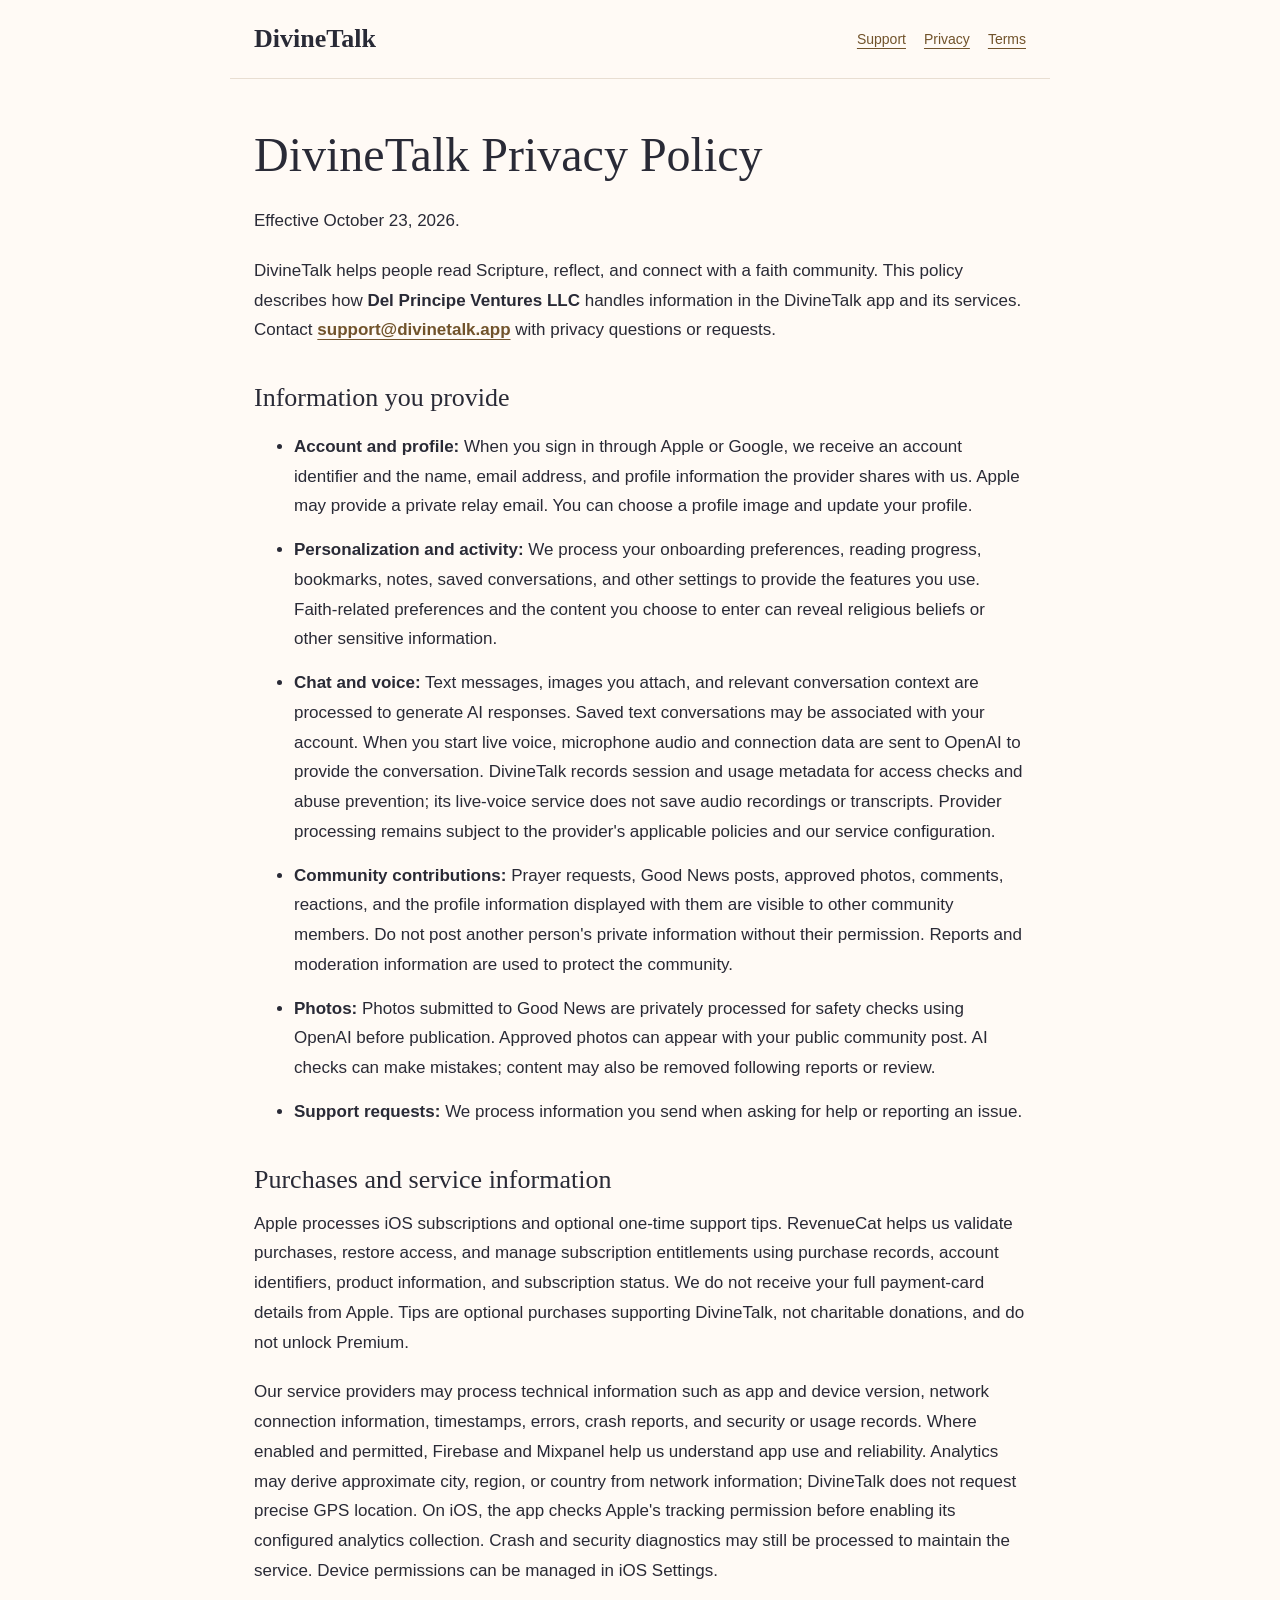
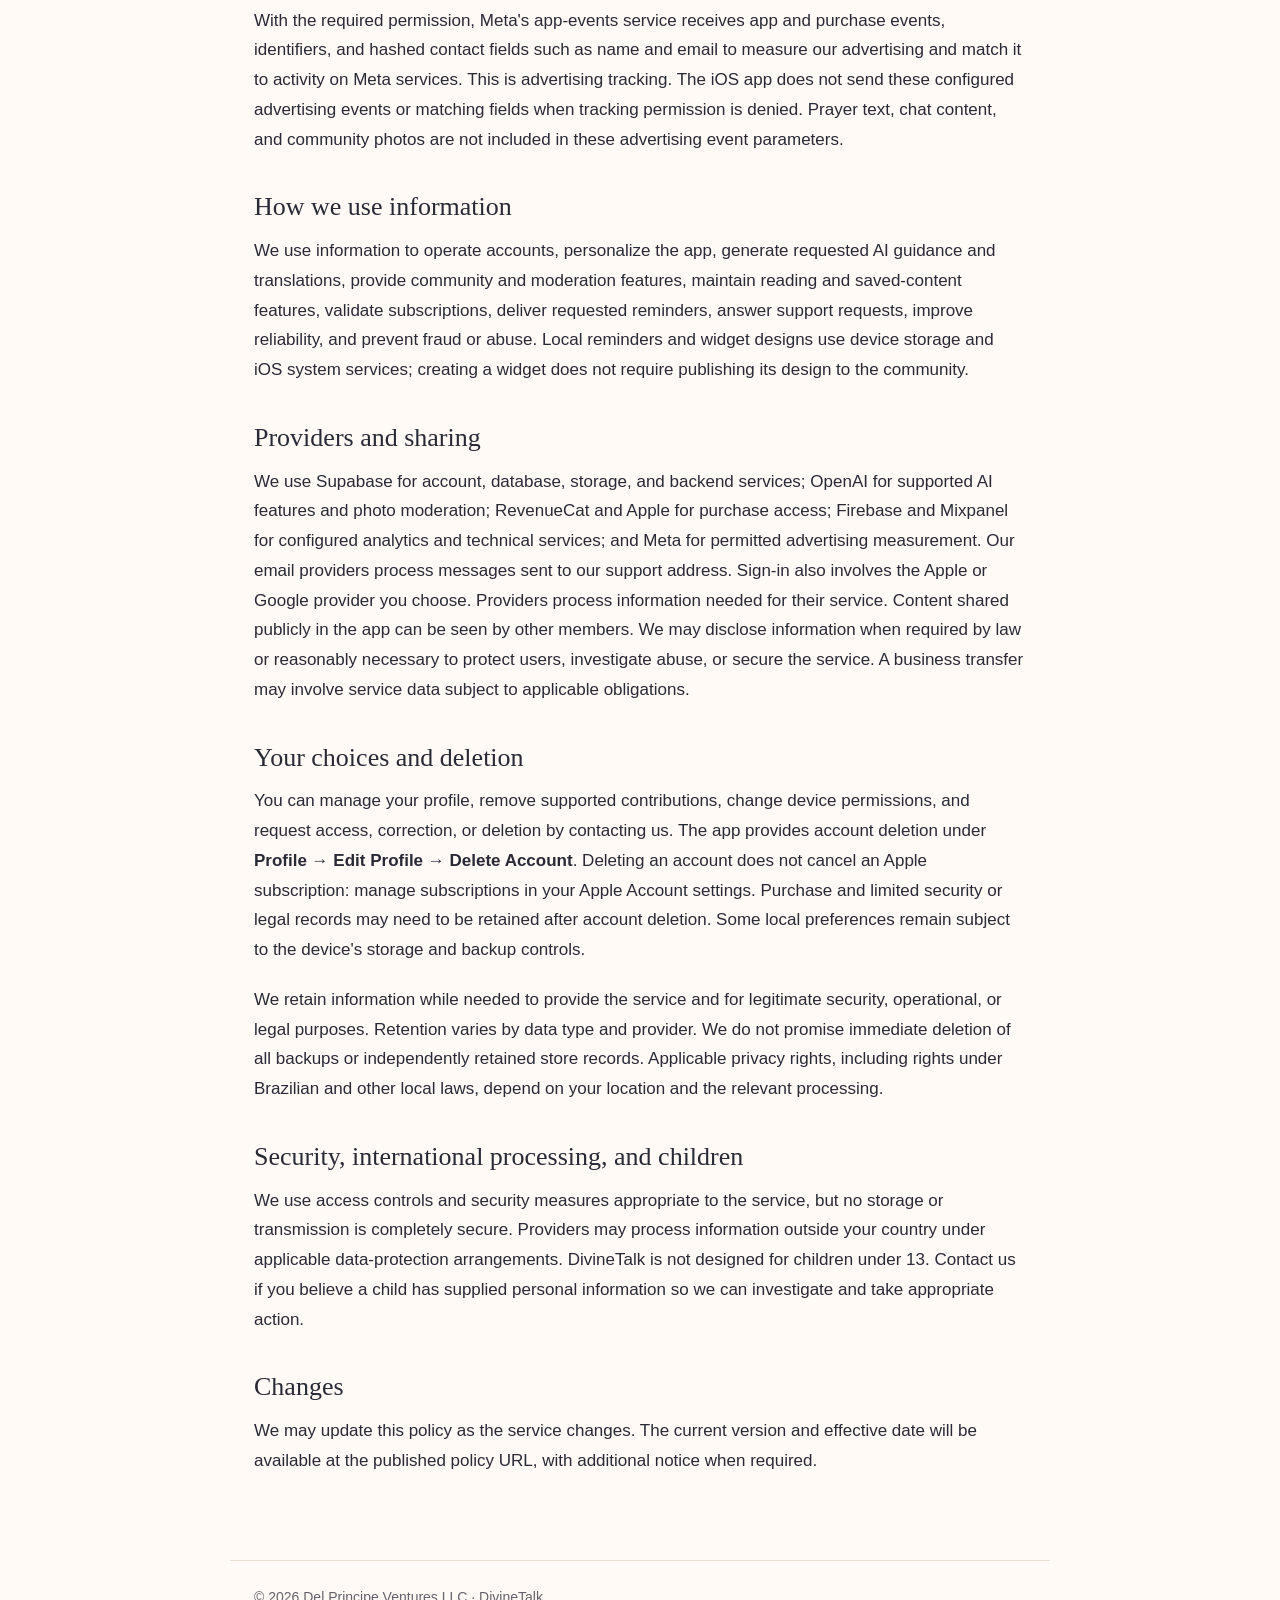
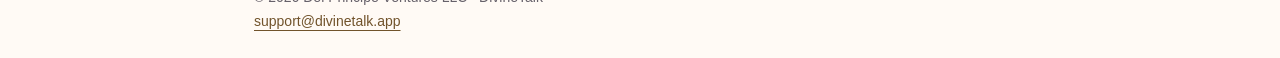
<file: privacy/index.html>
<!doctype html>
<html lang="en"><head><meta charset="UTF-8"><meta name="viewport" content="width=device-width,initial-scale=1"><meta name="theme-color" content="#fffaf5"><title>Privacy Policy — DivineTalk</title><meta name="description" content="Privacy Policy for DivineTalk, operated by Del Principe Ventures LLC."><link rel="canonical" href="https://www.divinetalk.app/privacy/"><link rel="icon" href="/favicon.png"><style>*{box-sizing:border-box}body{margin:0;background:#fffaf5;color:#292a36;font:17px/1.75 -apple-system,BlinkMacSystemFont,"Segoe UI",sans-serif}header,main,footer{max-width:820px;margin:auto;padding:24px}header{display:flex;justify-content:space-between;align-items:center;gap:20px;border-bottom:1px solid #e8ded2}a{color:#71532b;text-underline-offset:4px}.brand{font:600 26px Georgia,serif;text-decoration:none;color:#292a36}nav{display:flex;gap:18px;font-size:14px;flex-wrap:wrap}main{padding-top:48px;padding-bottom:64px}h1{font:400 clamp(34px,6vw,48px)/1.15 Georgia,serif;margin:0 0 24px}h2{font:400 26px/1.3 Georgia,serif;margin:36px 0 12px}p{margin:0 0 20px}li{margin-bottom:14px}strong{font-weight:600}footer{border-top:1px solid #e8ded2;font-size:14px;color:#66616a}a:focus-visible{outline:3px solid #b48c50;outline-offset:5px} @media(max-width:520px){header{align-items:flex-start;flex-direction:column;gap:12px}header,main,footer{padding-left:22px;padding-right:22px}main{padding-top:32px}}</style></head><body><header><a class="brand" href="/">DivineTalk</a><nav aria-label="Support and legal"><a href="/support/">Support</a><a href="/privacy/">Privacy</a><a href="/terms/">Terms</a></nav></header><main><h1>DivineTalk Privacy Policy</h1>
<p>Effective October 23, 2026.</p>
<p>DivineTalk helps people read Scripture, reflect, and connect with a faith community. This policy describes how <strong>Del Principe Ventures LLC</strong> handles information in the DivineTalk app and its services. Contact <strong><a href="mailto:support@divinetalk.app">support@divinetalk.app</a></strong> with privacy questions or requests.</p>
<h2>Information you provide</h2>
<ul>
<li><strong>Account and profile:</strong> When you sign in through Apple or Google, we receive an account identifier and the name, email address, and profile information the provider shares with us. Apple may provide a private relay email. You can choose a profile image and update your profile.</li>
<li><strong>Personalization and activity:</strong> We process your onboarding preferences, reading progress, bookmarks, notes, saved conversations, and other settings to provide the features you use. Faith-related preferences and the content you choose to enter can reveal religious beliefs or other sensitive information.</li>
<li><strong>Chat and voice:</strong> Text messages, images you attach, and relevant conversation context are processed to generate AI responses. Saved text conversations may be associated with your account. When you start live voice, microphone audio and connection data are sent to OpenAI to provide the conversation. DivineTalk records session and usage metadata for access checks and abuse prevention; its live-voice service does not save audio recordings or transcripts. Provider processing remains subject to the provider&#x27;s applicable policies and our service configuration.</li>
<li><strong>Community contributions:</strong> Prayer requests, Good News posts, approved photos, comments, reactions, and the profile information displayed with them are visible to other community members. Do not post another person&#x27;s private information without their permission. Reports and moderation information are used to protect the community.</li>
<li><strong>Photos:</strong> Photos submitted to Good News are privately processed for safety checks using OpenAI before publication. Approved photos can appear with your public community post. AI checks can make mistakes; content may also be removed following reports or review.</li>
<li><strong>Support requests:</strong> We process information you send when asking for help or reporting an issue.</li>
</ul>
<h2>Purchases and service information</h2>
<p>Apple processes iOS subscriptions and optional one-time support tips. RevenueCat helps us validate purchases, restore access, and manage subscription entitlements using purchase records, account identifiers, product information, and subscription status. We do not receive your full payment-card details from Apple. Tips are optional purchases supporting DivineTalk, not charitable donations, and do not unlock Premium.</p>
<p>Our service providers may process technical information such as app and device version, network connection information, timestamps, errors, crash reports, and security or usage records. Where enabled and permitted, Firebase and Mixpanel help us understand app use and reliability. Analytics may derive approximate city, region, or country from network information; DivineTalk does not request precise GPS location. On iOS, the app checks Apple&#x27;s tracking permission before enabling its configured analytics collection. Crash and security diagnostics may still be processed to maintain the service. Device permissions can be managed in iOS Settings.</p>
<p>With the required permission, Meta&#x27;s app-events service receives app and purchase events, identifiers, and hashed contact fields such as name and email to measure our advertising and match it to activity on Meta services. This is advertising tracking. The iOS app does not send these configured advertising events or matching fields when tracking permission is denied. Prayer text, chat content, and community photos are not included in these advertising event parameters.</p>
<h2>How we use information</h2>
<p>We use information to operate accounts, personalize the app, generate requested AI guidance and translations, provide community and moderation features, maintain reading and saved-content features, validate subscriptions, deliver requested reminders, answer support requests, improve reliability, and prevent fraud or abuse. Local reminders and widget designs use device storage and iOS system services; creating a widget does not require publishing its design to the community.</p>
<h2>Providers and sharing</h2>
<p>We use Supabase for account, database, storage, and backend services; OpenAI for supported AI features and photo moderation; RevenueCat and Apple for purchase access; Firebase and Mixpanel for configured analytics and technical services; and Meta for permitted advertising measurement. Our email providers process messages sent to our support address. Sign-in also involves the Apple or Google provider you choose. Providers process information needed for their service. Content shared publicly in the app can be seen by other members. We may disclose information when required by law or reasonably necessary to protect users, investigate abuse, or secure the service. A business transfer may involve service data subject to applicable obligations.</p>
<h2>Your choices and deletion</h2>
<p>You can manage your profile, remove supported contributions, change device permissions, and request access, correction, or deletion by contacting us. The app provides account deletion under <strong>Profile → Edit Profile → Delete Account</strong>. Deleting an account does not cancel an Apple subscription: manage subscriptions in your Apple Account settings. Purchase and limited security or legal records may need to be retained after account deletion. Some local preferences remain subject to the device&#x27;s storage and backup controls.</p>
<p>We retain information while needed to provide the service and for legitimate security, operational, or legal purposes. Retention varies by data type and provider. We do not promise immediate deletion of all backups or independently retained store records. Applicable privacy rights, including rights under Brazilian and other local laws, depend on your location and the relevant processing.</p>
<h2>Security, international processing, and children</h2>
<p>We use access controls and security measures appropriate to the service, but no storage or transmission is completely secure. Providers may process information outside your country under applicable data-protection arrangements. DivineTalk is not designed for children under 13. Contact us if you believe a child has supplied personal information so we can investigate and take appropriate action.</p>
<h2>Changes</h2>
<p>We may update this policy as the service changes. The current version and effective date will be available at the published policy URL, with additional notice when required.</p></main><footer>© 2026 Del Principe Ventures LLC · DivineTalk<br><a href="mailto:support@divinetalk.app">support@divinetalk.app</a></footer></body></html>
</file>
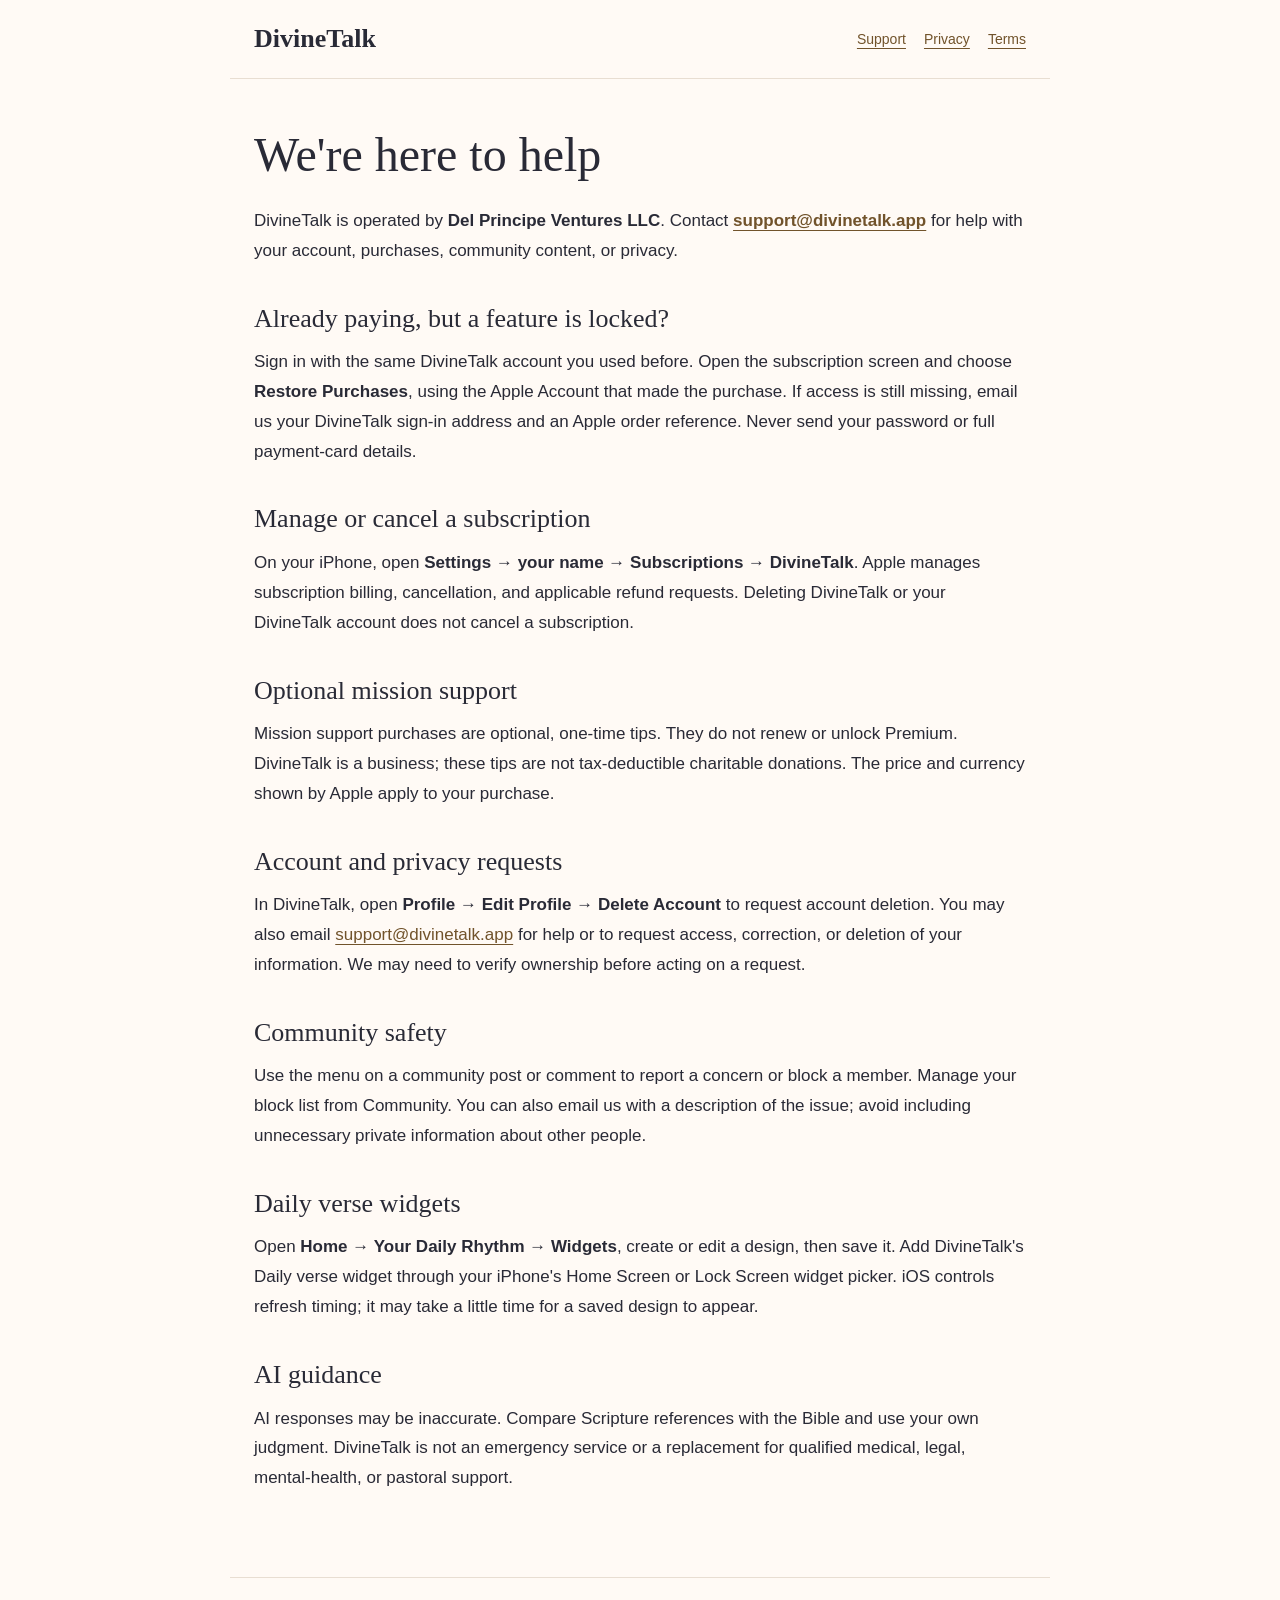
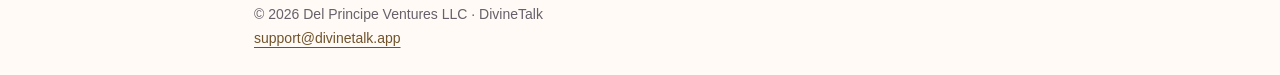
<file: support/index.html>
<!doctype html>
<html lang="en"><head><meta charset="UTF-8"><meta name="viewport" content="width=device-width,initial-scale=1"><meta name="theme-color" content="#fffaf5"><title>Support — DivineTalk</title><meta name="description" content="Support for DivineTalk, operated by Del Principe Ventures LLC."><link rel="canonical" href="https://www.divinetalk.app/support/"><link rel="icon" href="/favicon.png"><style>*{box-sizing:border-box}body{margin:0;background:#fffaf5;color:#292a36;font:17px/1.75 -apple-system,BlinkMacSystemFont,"Segoe UI",sans-serif}header,main,footer{max-width:820px;margin:auto;padding:24px}header{display:flex;justify-content:space-between;align-items:center;gap:20px;border-bottom:1px solid #e8ded2}a{color:#71532b;text-underline-offset:4px}.brand{font:600 26px Georgia,serif;text-decoration:none;color:#292a36}nav{display:flex;gap:18px;font-size:14px;flex-wrap:wrap}main{padding-top:48px;padding-bottom:64px}h1{font:400 clamp(34px,6vw,48px)/1.15 Georgia,serif;margin:0 0 24px}h2{font:400 26px/1.3 Georgia,serif;margin:36px 0 12px}p{margin:0 0 20px}li{margin-bottom:14px}strong{font-weight:600}footer{border-top:1px solid #e8ded2;font-size:14px;color:#66616a}a:focus-visible{outline:3px solid #b48c50;outline-offset:5px} @media(max-width:520px){header{align-items:flex-start;flex-direction:column;gap:12px}header,main,footer{padding-left:22px;padding-right:22px}main{padding-top:32px}}</style></head><body><header><a class="brand" href="/">DivineTalk</a><nav aria-label="Support and legal"><a href="/support/">Support</a><a href="/privacy/">Privacy</a><a href="/terms/">Terms</a></nav></header><main><h1>We&#x27;re here to help</h1>
<p>DivineTalk is operated by <strong>Del Principe Ventures LLC</strong>. Contact <strong><a href="mailto:support@divinetalk.app">support@divinetalk.app</a></strong> for help with your account, purchases, community content, or privacy.</p>
<h2>Already paying, but a feature is locked?</h2>
<p>Sign in with the same DivineTalk account you used before. Open the subscription screen and choose <strong>Restore Purchases</strong>, using the Apple Account that made the purchase. If access is still missing, email us your DivineTalk sign-in address and an Apple order reference. Never send your password or full payment-card details.</p>
<h2>Manage or cancel a subscription</h2>
<p>On your iPhone, open <strong>Settings → your name → Subscriptions → DivineTalk</strong>. Apple manages subscription billing, cancellation, and applicable refund requests. Deleting DivineTalk or your DivineTalk account does not cancel a subscription.</p>
<h2>Optional mission support</h2>
<p>Mission support purchases are optional, one-time tips. They do not renew or unlock Premium. DivineTalk is a business; these tips are not tax-deductible charitable donations. The price and currency shown by Apple apply to your purchase.</p>
<h2>Account and privacy requests</h2>
<p>In DivineTalk, open <strong>Profile → Edit Profile → Delete Account</strong> to request account deletion. You may also email <a href="mailto:support@divinetalk.app">support@divinetalk.app</a> for help or to request access, correction, or deletion of your information. We may need to verify ownership before acting on a request.</p>
<h2>Community safety</h2>
<p>Use the menu on a community post or comment to report a concern or block a member. Manage your block list from Community. You can also email us with a description of the issue; avoid including unnecessary private information about other people.</p>
<h2>Daily verse widgets</h2>
<p>Open <strong>Home → Your Daily Rhythm → Widgets</strong>, create or edit a design, then save it. Add DivineTalk&#x27;s Daily verse widget through your iPhone&#x27;s Home Screen or Lock Screen widget picker. iOS controls refresh timing; it may take a little time for a saved design to appear.</p>
<h2>AI guidance</h2>
<p>AI responses may be inaccurate. Compare Scripture references with the Bible and use your own judgment. DivineTalk is not an emergency service or a replacement for qualified medical, legal, mental-health, or pastoral support.</p></main><footer>© 2026 Del Principe Ventures LLC · DivineTalk<br><a href="mailto:support@divinetalk.app">support@divinetalk.app</a></footer></body></html>
</file>
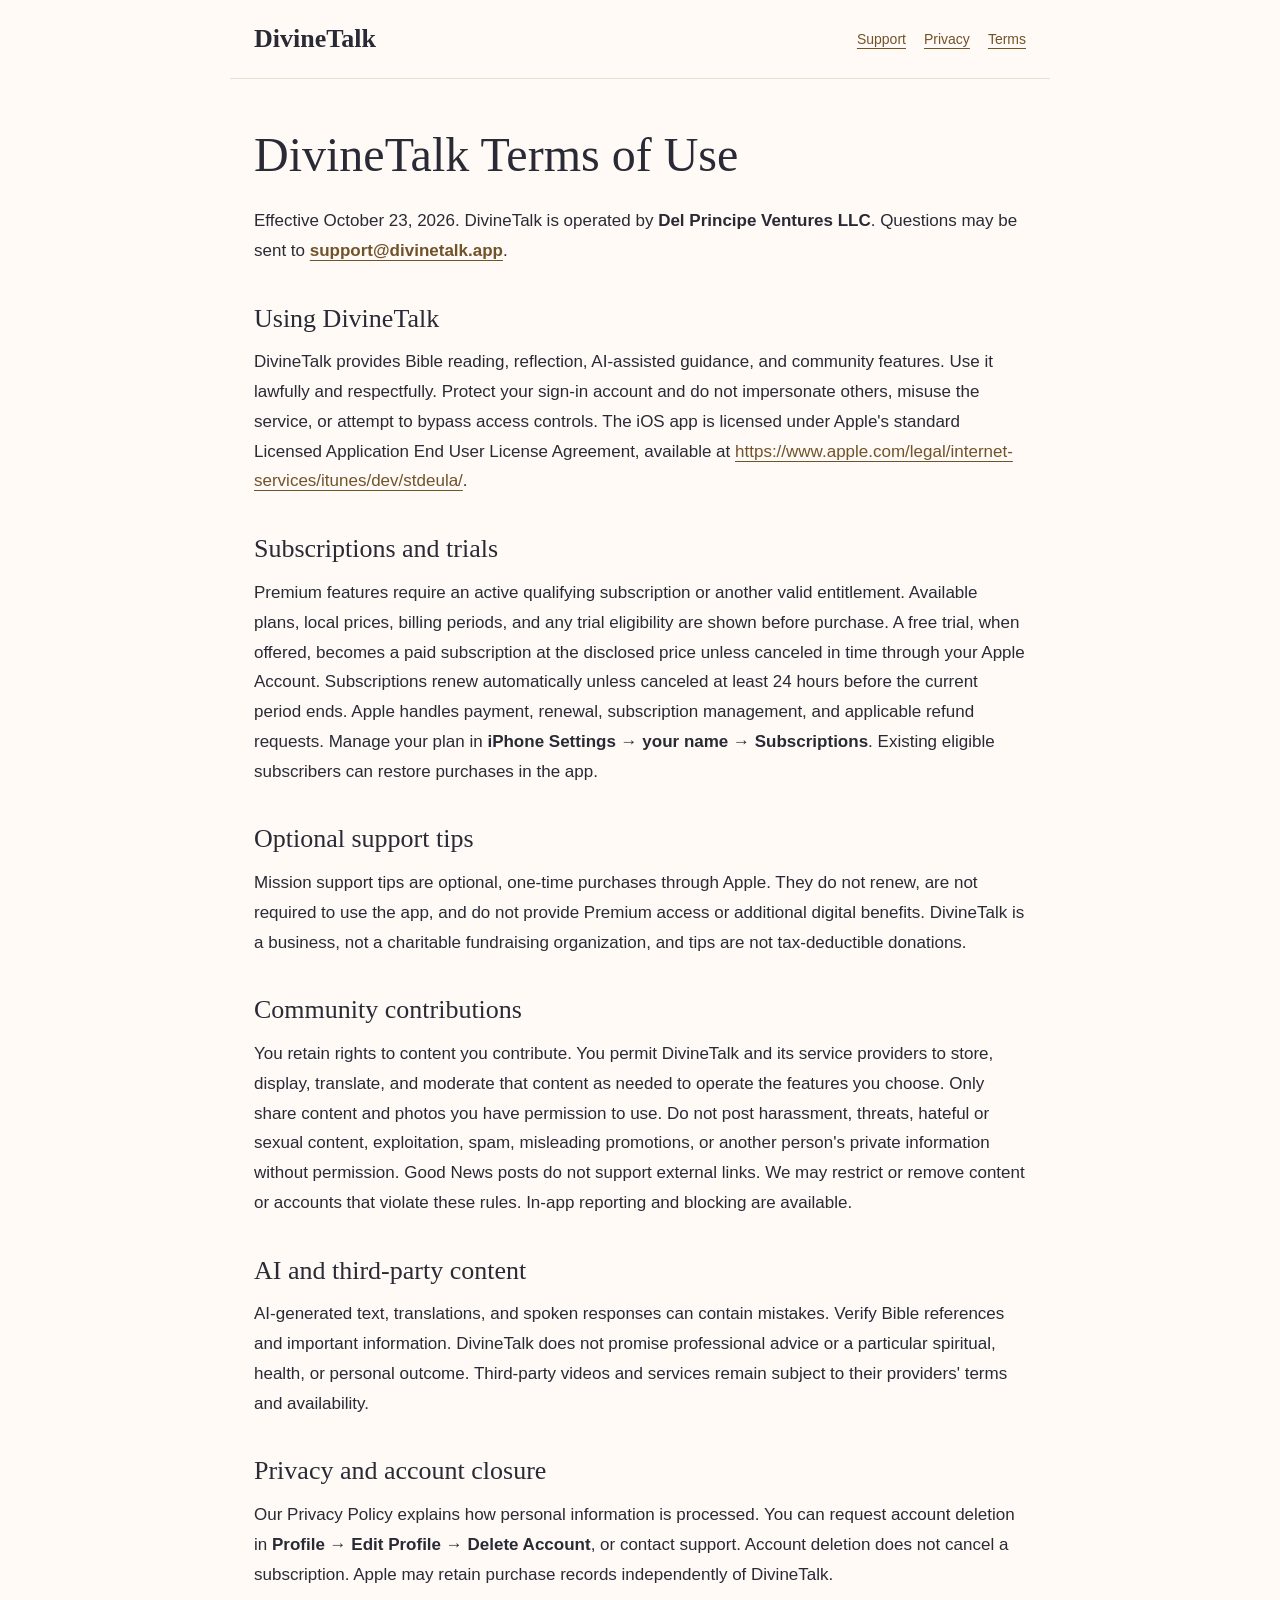
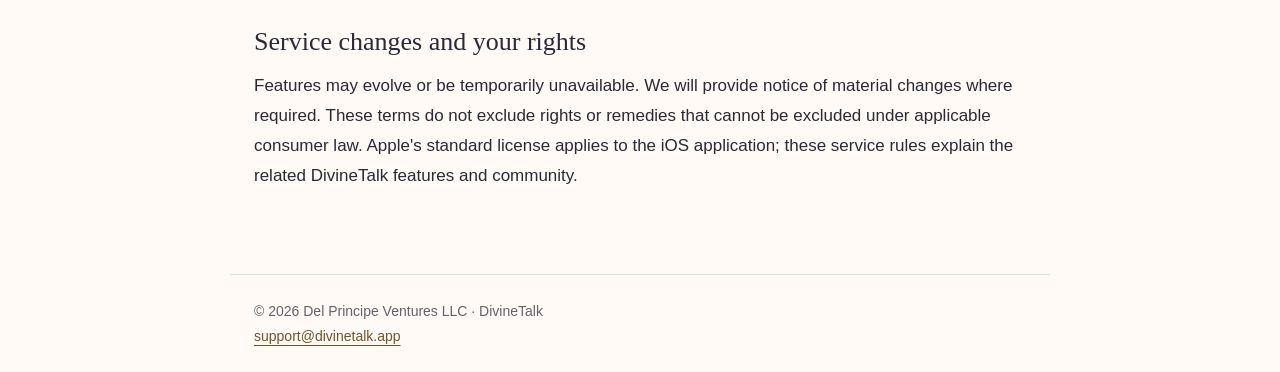
<file: terms/index.html>
<!doctype html>
<html lang="en"><head><meta charset="UTF-8"><meta name="viewport" content="width=device-width,initial-scale=1"><meta name="theme-color" content="#fffaf5"><title>Terms of Use — DivineTalk</title><meta name="description" content="Terms of Use for DivineTalk, operated by Del Principe Ventures LLC."><link rel="canonical" href="https://www.divinetalk.app/terms/"><link rel="icon" href="/favicon.png"><style>*{box-sizing:border-box}body{margin:0;background:#fffaf5;color:#292a36;font:17px/1.75 -apple-system,BlinkMacSystemFont,"Segoe UI",sans-serif}header,main,footer{max-width:820px;margin:auto;padding:24px}header{display:flex;justify-content:space-between;align-items:center;gap:20px;border-bottom:1px solid #e8ded2}a{color:#71532b;text-underline-offset:4px}.brand{font:600 26px Georgia,serif;text-decoration:none;color:#292a36}nav{display:flex;gap:18px;font-size:14px;flex-wrap:wrap}main{padding-top:48px;padding-bottom:64px}h1{font:400 clamp(34px,6vw,48px)/1.15 Georgia,serif;margin:0 0 24px}h2{font:400 26px/1.3 Georgia,serif;margin:36px 0 12px}p{margin:0 0 20px}li{margin-bottom:14px}strong{font-weight:600}footer{border-top:1px solid #e8ded2;font-size:14px;color:#66616a}a:focus-visible{outline:3px solid #b48c50;outline-offset:5px} @media(max-width:520px){header{align-items:flex-start;flex-direction:column;gap:12px}header,main,footer{padding-left:22px;padding-right:22px}main{padding-top:32px}}</style></head><body><header><a class="brand" href="/">DivineTalk</a><nav aria-label="Support and legal"><a href="/support/">Support</a><a href="/privacy/">Privacy</a><a href="/terms/">Terms</a></nav></header><main><h1>DivineTalk Terms of Use</h1>
<p>Effective October 23, 2026. DivineTalk is operated by <strong>Del Principe Ventures LLC</strong>. Questions may be sent to <strong><a href="mailto:support@divinetalk.app">support@divinetalk.app</a></strong>.</p>
<h2>Using DivineTalk</h2>
<p>DivineTalk provides Bible reading, reflection, AI-assisted guidance, and community features. Use it lawfully and respectfully. Protect your sign-in account and do not impersonate others, misuse the service, or attempt to bypass access controls. The iOS app is licensed under Apple&#x27;s standard Licensed Application End User License Agreement, available at <a href="https://www.apple.com/legal/internet-services/itunes/dev/stdeula/">https://www.apple.com/legal/internet-services/itunes/dev/stdeula/</a>.</p>
<h2>Subscriptions and trials</h2>
<p>Premium features require an active qualifying subscription or another valid entitlement. Available plans, local prices, billing periods, and any trial eligibility are shown before purchase. A free trial, when offered, becomes a paid subscription at the disclosed price unless canceled in time through your Apple Account. Subscriptions renew automatically unless canceled at least 24 hours before the current period ends. Apple handles payment, renewal, subscription management, and applicable refund requests. Manage your plan in <strong>iPhone Settings → your name → Subscriptions</strong>. Existing eligible subscribers can restore purchases in the app.</p>
<h2>Optional support tips</h2>
<p>Mission support tips are optional, one-time purchases through Apple. They do not renew, are not required to use the app, and do not provide Premium access or additional digital benefits. DivineTalk is a business, not a charitable fundraising organization, and tips are not tax-deductible donations.</p>
<h2>Community contributions</h2>
<p>You retain rights to content you contribute. You permit DivineTalk and its service providers to store, display, translate, and moderate that content as needed to operate the features you choose. Only share content and photos you have permission to use. Do not post harassment, threats, hateful or sexual content, exploitation, spam, misleading promotions, or another person&#x27;s private information without permission. Good News posts do not support external links. We may restrict or remove content or accounts that violate these rules. In-app reporting and blocking are available.</p>
<h2>AI and third-party content</h2>
<p>AI-generated text, translations, and spoken responses can contain mistakes. Verify Bible references and important information. DivineTalk does not promise professional advice or a particular spiritual, health, or personal outcome. Third-party videos and services remain subject to their providers&#x27; terms and availability.</p>
<h2>Privacy and account closure</h2>
<p>Our Privacy Policy explains how personal information is processed. You can request account deletion in <strong>Profile → Edit Profile → Delete Account</strong>, or contact support. Account deletion does not cancel a subscription. Apple may retain purchase records independently of DivineTalk.</p>
<h2>Service changes and your rights</h2>
<p>Features may evolve or be temporarily unavailable. We will provide notice of material changes where required. These terms do not exclude rights or remedies that cannot be excluded under applicable consumer law. Apple&#x27;s standard license applies to the iOS application; these service rules explain the related DivineTalk features and community.</p></main><footer>© 2026 Del Principe Ventures LLC · DivineTalk<br><a href="mailto:support@divinetalk.app">support@divinetalk.app</a></footer></body></html>
</file>
